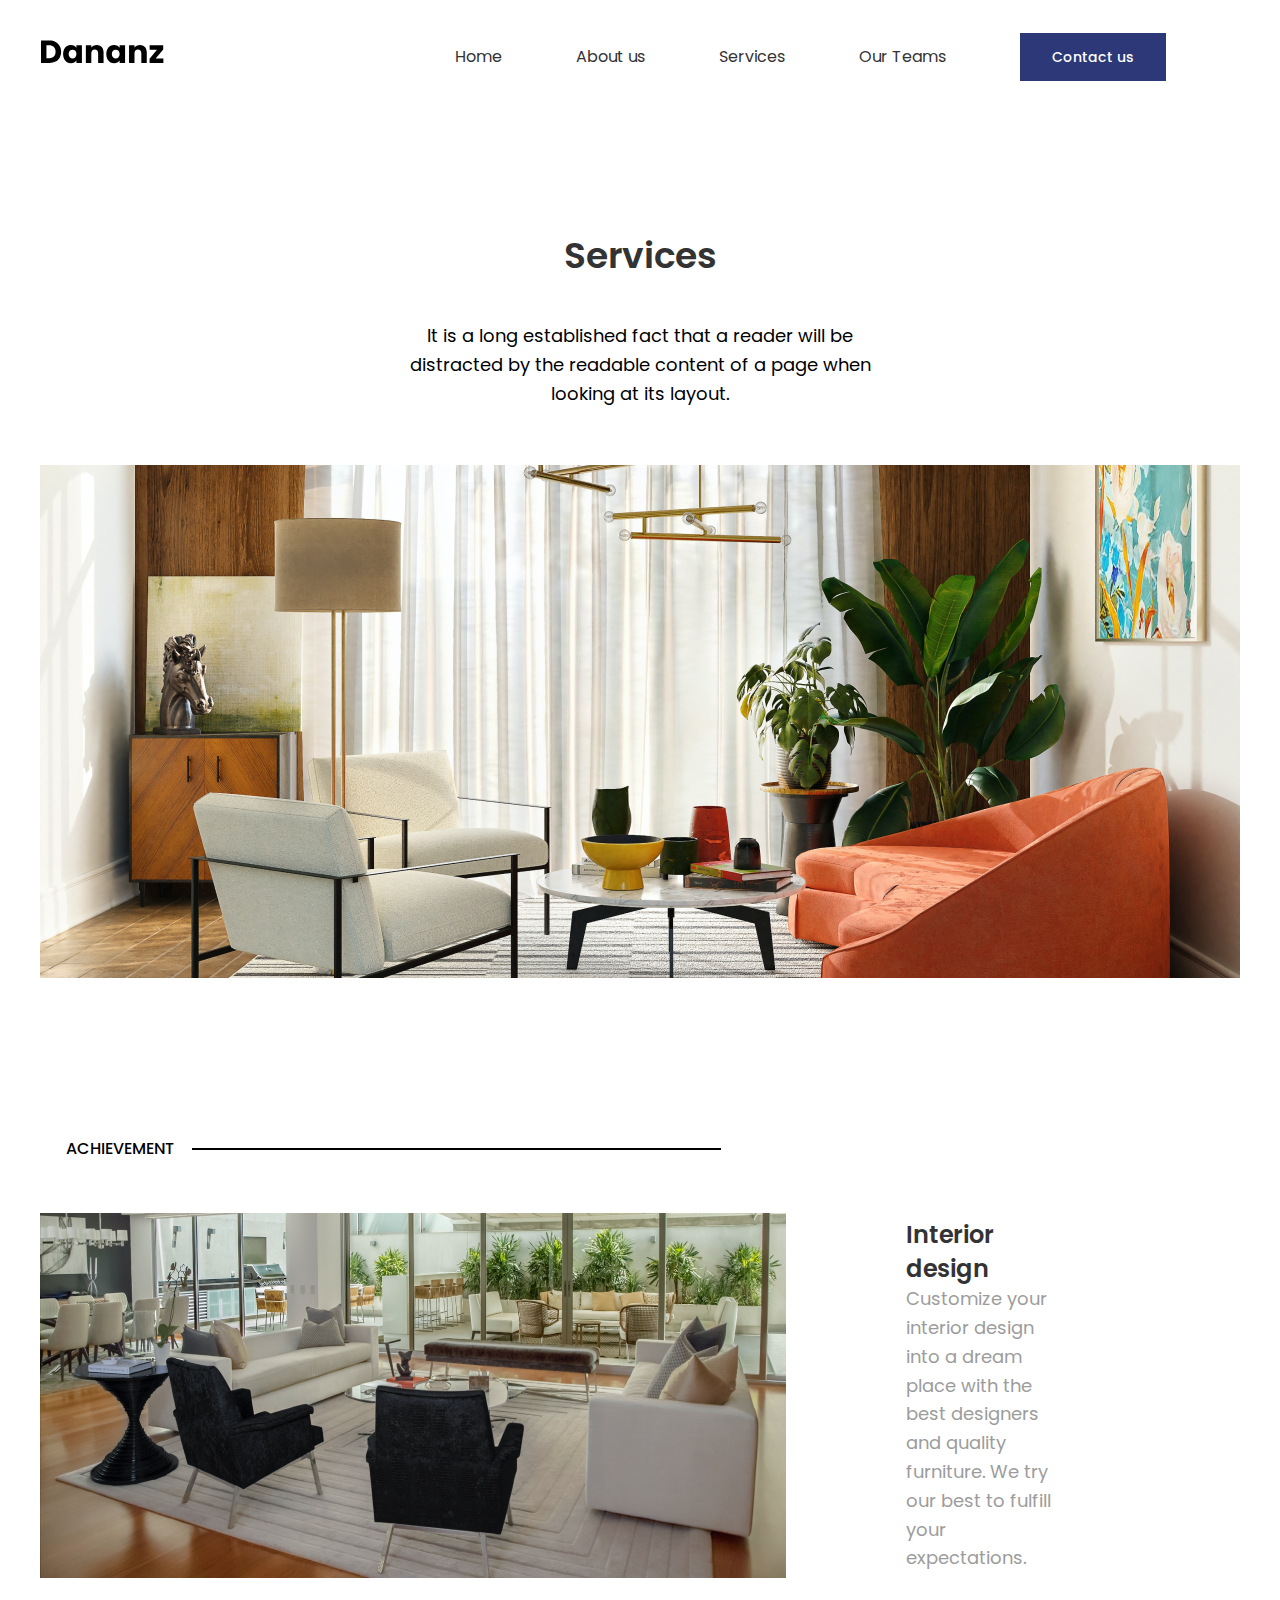
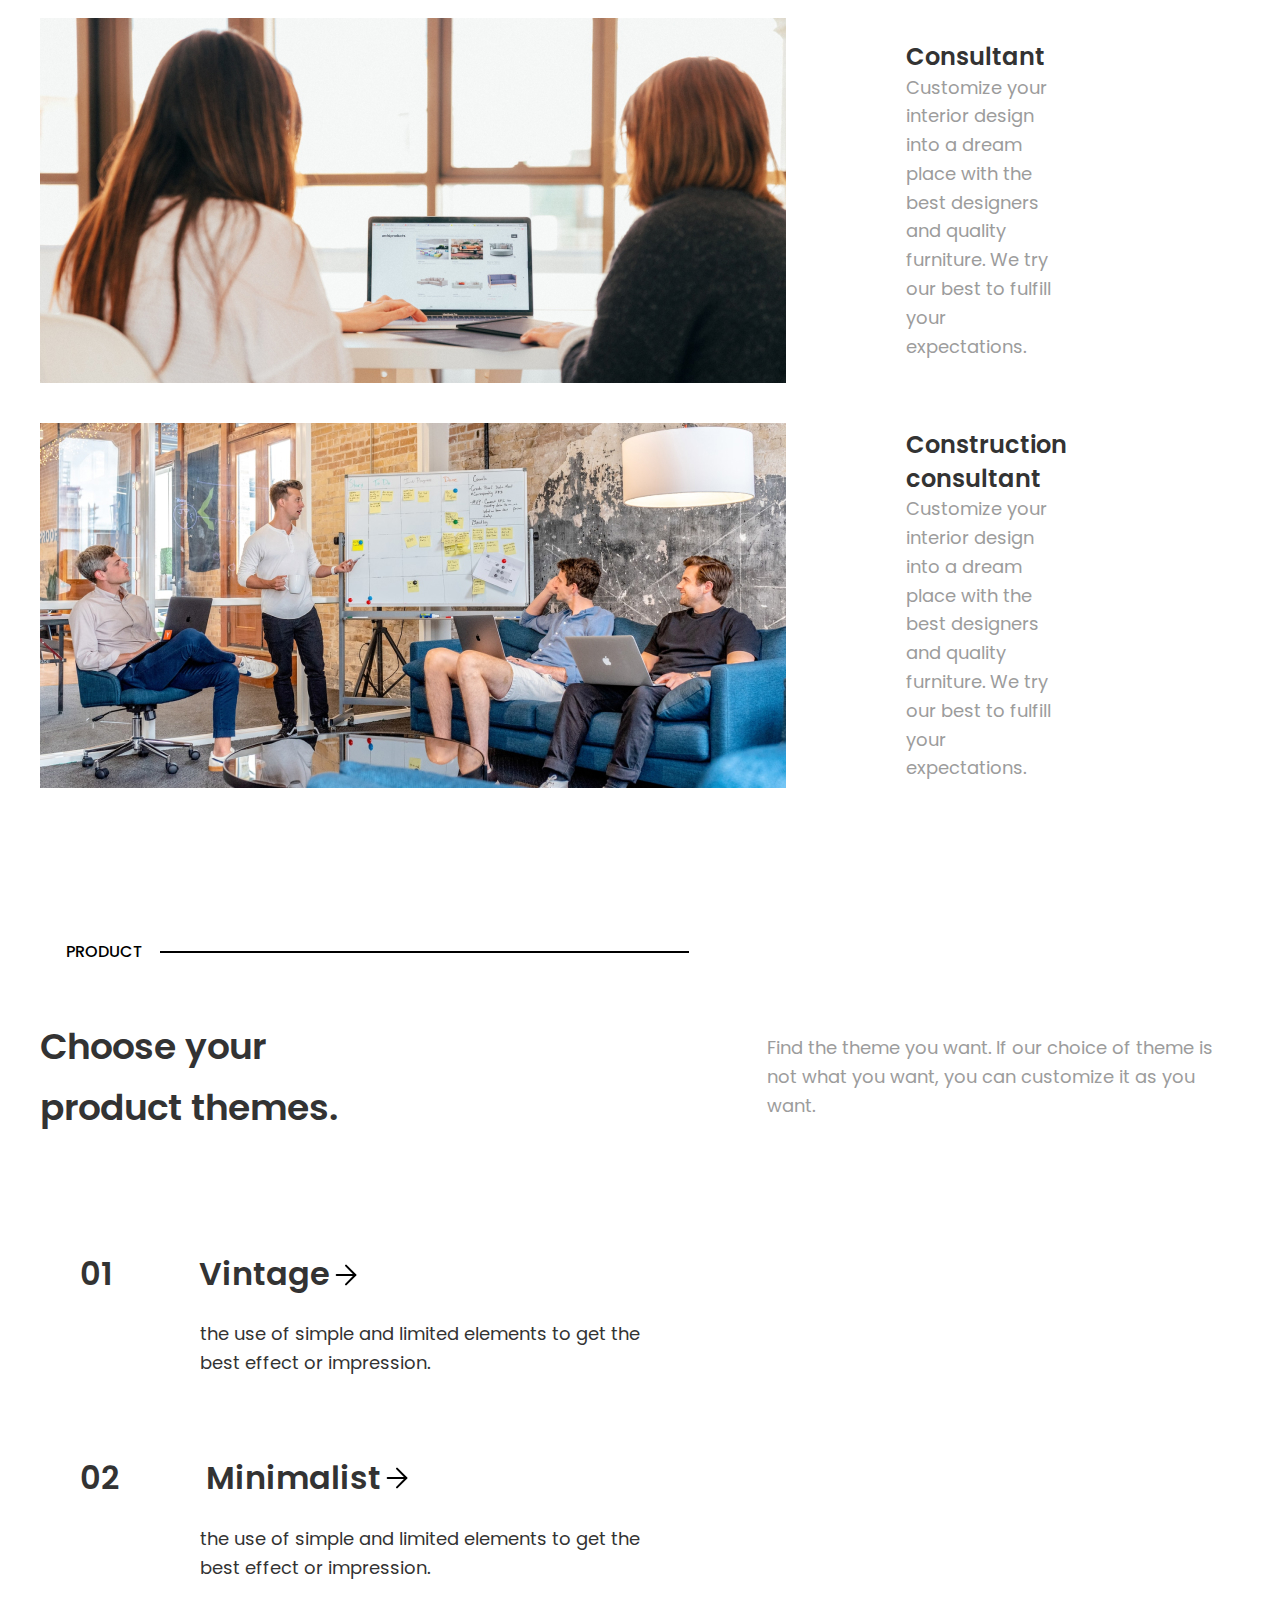
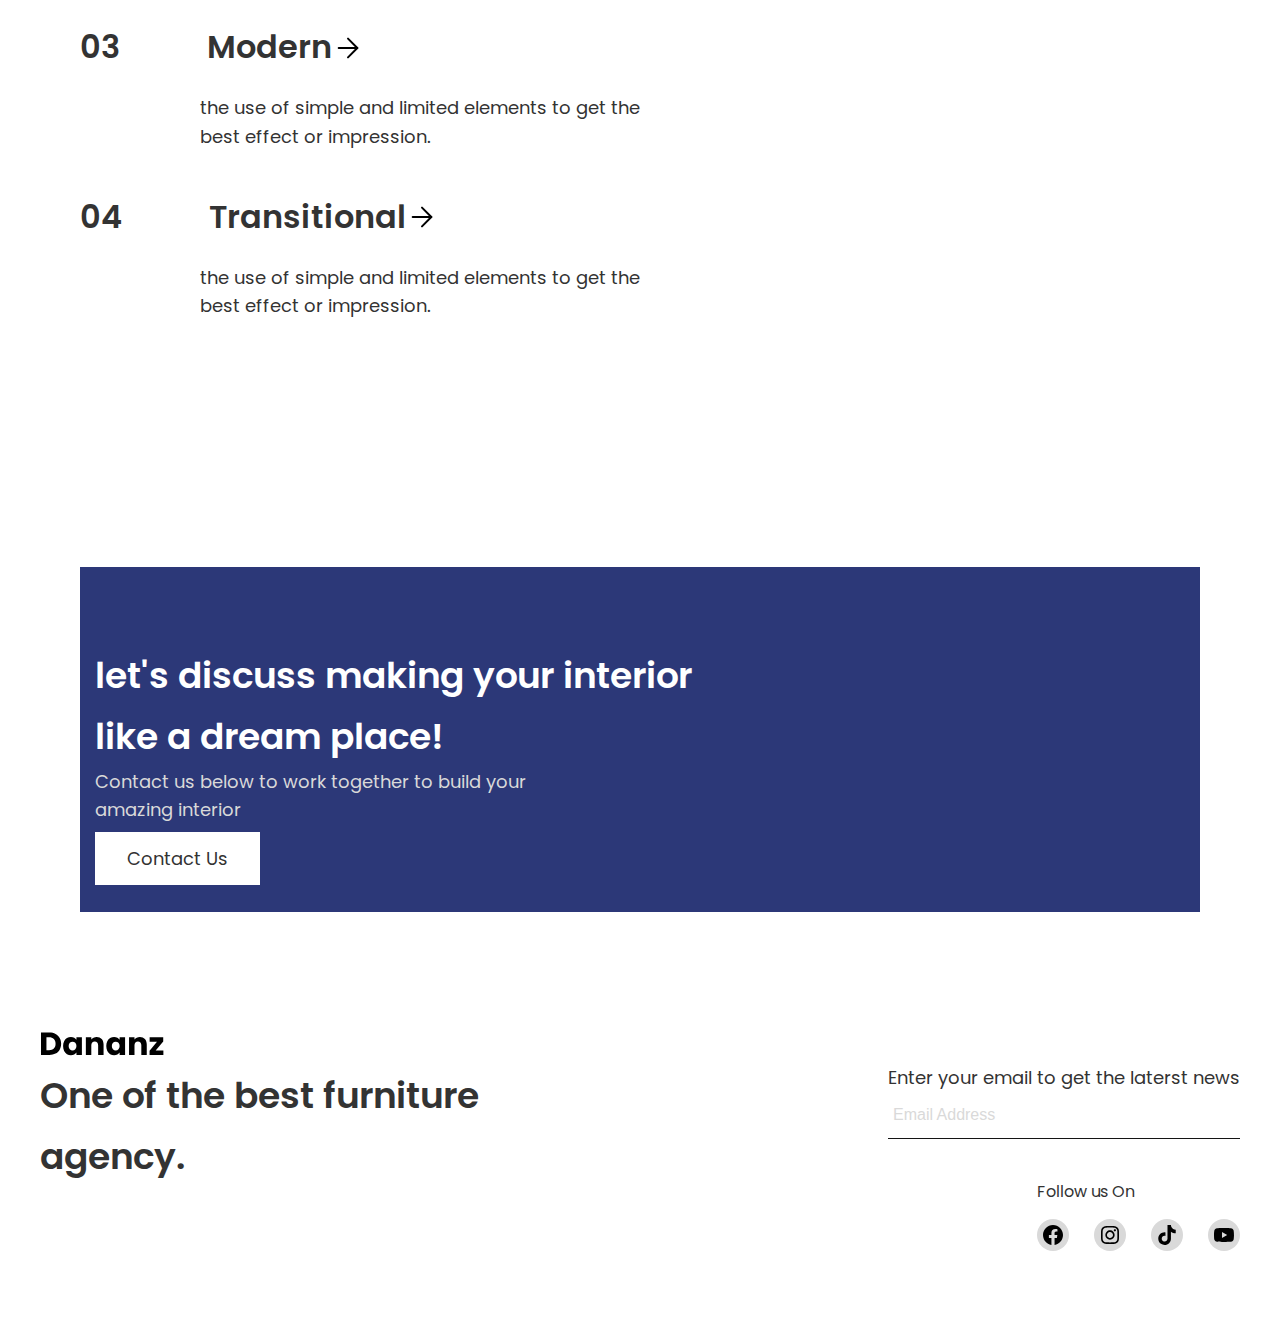
<file: services.html>
<!DOCTYPE html>
<html lang="en">

<head>
    <meta charset="UTF-8">
    <meta http-equiv="X-UA-Compatible" content="IE=edge">
    <meta name="viewport" content="width=device-width, initial-scale=1.0">
    <title>Document</title>

    <link rel="preconnect" href="https://fonts.googleapis.com">
    <link rel="preconnect" href="https://fonts.gstatic.com" crossorigin>
    <link href="https://fonts.googleapis.com/css2?family=Poppins:wght@400;500;600;700&display=swap" rel="stylesheet">

    <link rel="stylesheet" href="services.css">
</head>

<body>

    <header class="header">
        <div class="container header__container">


            <a href="" class="main-logo">
                <img src="img/dananz logo.svg" alt="">
            </a>

            <nav class="header-nav            ">
                <li class="header__nav__item">
                    <a href="index.html" class="header__nav__link">Home</a>
                </li>

                <li class="header__nav__item">
                    <a href="" class="header__nav__link">About us</a>
                </li>

                <li class="header__nav__item">
                    <a href="" class="header__nav__link">Services</a>
                </li>

                <li class="header__nav__item">
                    <a href="" class="header__nav__link">Our Teams</a>
                </li>

                <li class="header__nav__item">
                    <a href="" class="header__nav__btn">Contact us</a>
                </li>

                <li class="header__nav__item">

                </li>
            </nav>

        </div>
    </header>

    <section class="services">

        <div class="container">

            <div class="services-text__block">
                <h1 class="main-title services-title">Services</h1>

                <p class="services-subtitle">It is a long established fact that a reader will be distracted by the
                    readable content of a page when
                    looking at its layout.</p>

            </div>

            <img class="services-img" src="img/services-img.jpg" alt="">

        </div>

    </section>

    <section class="achievement">

        <div class="container">

            <div class="name-section">
                <div class="name-section__text">ACHIEVEMENT</div>
                <div class="name-section__line"></div>
            </div>

            <div class="achievement-info__block">

                <li class="achievement-info__block-item">


                    <img class="achievement-img" src="img/achievent 1 img.jpg" alt="">
                    <div class="achievement-text__block">
                        <p class="achievement-info__block-item__title">Interior design</p>

                        <p class="achievement-info__block-item__subtitle">Customize your interior design into a dream
                            place with the best designers and quality furniture. We try our best to fulfill your
                            expectations.</p>

                    </div>
                </li>

                <li class="achievement-info__block-item">

                    <img class="achievement-img" src="img/achievent 2 img.jpg" alt="">
                    <div class="achievement-text__block">
                        <p class="achievement-info__block-item__title">Consultant</p>

                        <p class="achievement-info__block-item__subtitle">Customize your interior design into a dream
                            place
                            with the best designers and quality furniture. We try our best to fulfill your expectations.
                        </p>
                    </div>
                </li>

                <li class="achievement-info__block-item">

                    <img class="achievement-img" src="img/achievement 3 img.jpg" alt="">

                    <div class="achievement-text__block">
                        <p class="achievement-info__block-item__title">Construction consultant</p>

                        <p class="achievement-info__block-item__subtitle">Customize your interior design into a dream
                            place
                            with the best designers and quality furniture. We try our best to fulfill your expectations.
                        </p>
                    </div>
                </li>
            </div>




        </div>

        </div>

    </section>

    <section class="section-product section__product">

        <div class="container">




            <div class="wrapper">

                <div class="name-section">
                    <div class="name-section__text">PRODUCT</div>
                    <div class="name-section__line"></div>
                </div>

                <div class="flex-wrapper section-product__flex-wraper">

                    <h2 class="main-title section-product__main-title">Choose your product themes.


                    </h2>

                    <p class="choose-translucent-text section-product__choose-translucent-text">Find the theme you want.
                        If
                        our
                        choice of theme is not what you want, you can customize it as you want.
                    </p>
                </div>

                <ul class="product-list">

                    <li class="product-list__item">



                        <div class="product-list__flex-wrapper">
                            <div class="product-list-item__list-number">01
                            </div>
                            <h4 class="product-list__list-title">Vintage</h4>
                            <a href="" class="product-list-item__list-btn">
                                <img src="img/arrow-right.svg" alt="">

                            </a>
                        </div>

                        <p class="product-list__desc-text">the use of simple and limited elements to get the
                            best effect or
                            impression.

                        </p>
                    </li>


                    <li>
                        <div class="product-list__flex-wrapper">
                            <div class="product-list-item__list-number">02</div>
                            <h4 class="product-list__list-title">Minimalist</h4>

                            <a href="" class="product-list-item__list-btn"> <img src="img/arrow-right.svg" alt="">
                            </a>

                           
                            </a>
                        </div>

                        <p class="product-list__desc-text">the use of simple and limited elements to get the
                            best effect or
                            impression.

                        </p>
                    </li>

                    <li>
                        <div class="product-list__flex-wrapper">
                            <div class="product-list-item__list-number">03</div>
                            <h4 class="product-list__list-title">Modern</h4>

                            <a href="" class="product-list-item__list-btn">
                                <img src="img/arrow-right.svg" alt="">

                            </a>
                        </div>

                        <p class="product-list__desc-text">the use of simple and limited elements to get the
                            best effect or
                            impression.

                        </p>
                    </li>

                    <li>
                        <div class="product-list__flex-wrapper">
                            <div class="product-list-item__list-number">04
                            </div>
                            <h4 class="product-list__list-title">Transitional</h4>

                            <a href="" class="product-list-item__list-btn">
                                <img src="img/arrow-right.svg" alt="">

                            </a>
                        </div>

                    </li>

                    <p class="product-list__desc-text" #product-list__desc-text__last-child>the use of simple and
                        limited elements to get the
                        best effect or
                        impression.

                    </p>


                    </li>

                </ul>



            </div>
    </section>

    <div class="section-primary section__primary">

        <div class="container primary-flex-wrapper">

            <div class="section-primary__title">
                let's discuss making your interior like a dream place!
            </div>

            <div class="section-primary__contact-block">
                <div class="section-primary__contact-text">
                    Contact us below to work together to build your amazing interior
                </div>
                <a href="" class="main-btn main-btn__btn-white">
                    Contact Us
                </a>
            </div>

        </div>

    </div>



    <footer class="footer">
 
        <div class="container footer-flex__wrapper footer__container flex-wrapper">

            <div class="footer__text">
                <a href="" class="main-logo footer__main-logo">
                    <img src="img/dananz logo.svg" alt="">
                </a>

                <h4 class="main-title footer__main-title">One of the best furniture agency.</h4>
            </div>



            <div class="footer__contacts">

                <form action="" class="footer__form">
                    <label for="">Enter your email to get the laterst news</label>
                    <input type="text" placeholder="Email Address">
                    <!-- <img src="img/arrow-right.svg" alt="" class="input__arrow-btn"> -->

                </form>

                <div class="socials-block footer__socials-block">

                    <div class="socials-block__title">Follow us On</div>

                    <ul class="socials-list">
                        <li class="socials__list-item">
                            <a href="" class="socials-list__link">
                                <img src="img/facebook.svg" alt="" class="socials-list__icon">
                            </a>
                        </li>
                        <li class="socials__list-item">
                            <a href="" class="socials-list__link">
                                <img src="img/instagram.svg" alt="" class="socials-list__icon">
                            </a>
                        </li>
                        <li class="socials__list-item">
                            <a href="" class="socials-list__link">
                                <img src="img/tiktok.svg" alt="" class="socials-list__icon">
                            </a>
                        </li>
                        <li class="socials__list-item">
                            <a href="" class="socials-list__link">
                                <img src="img/youtube.svg" alt="" class="socials-list__icon">
                            </a>
                        </li>
                    </ul>

                </div>


            </div>

        </div>

    </footer>






</body>

</html>
</file>
<file: services.css>
* {
    margin: 0;
    padding: 0;
    box-sizing: border-box;
}

:root {
    --primary: #2C3878;

}


body {
    font-family: 'Poppins', sans-serif;
    font-weight: 400;
    font-size: 18px;
    line-height: 160%;
    color: #9C9C9C;
}

img {
    max-width: 100%;
}

.container {
    max-width: 1230px;
    margin: 0 auto;
    padding: 0px 15px;
    padding-top: 40px;
}

.header__container {
    display: flex;
    justify-content: space-between;
    align-items: center;
}

.header-nav {
    display: flex;
    list-style: none;
}

.header__nav__item {
    margin-right: 74px;
}

.header__nav__item:last-of-type {
    margin-right: 0;
}

.header__nav__link {
    text-decoration: none;
    font-weight: 400;
    font-size: 16px;
    line-height: 160%;
    color: #333333;
    transition: color 0.5s;
}

.header__nav__link:hover {
    color: black;
}

.header__nav__btn {
    background: var(--primary);
    font-weight: 500;
    font-size: 14px;
    line-height: 150%;
    color: #FFFFFF;
    padding: 14px 32px;
    text-decoration: none;
}

.services {
    margin-top: 112px;
    margin-bottom: 110px;
}

.services-text__block {
    text-align: center;
    margin-bottom: 57px;
}

.main-title {
    font-weight: 600;
    font-size: 36px;
    line-height: 170%;
    color: #333333;
}

.services-title {
    margin-bottom: 36px;
}

.services-subtitle {
    font-weight: 400;
    font-size: 18px;
    line-height: 160%;
    color: #000000;
    display: inline-block;
    max-width: 518px;
}

.name-section {
    font-family: 'Poppins';
    font-weight: 500;
    font-size: 16px;
    color: #000000;
    position: relative;
    margin-bottom: 20px;
    display: flex;
    align-items: center;
    margin-bottom: 52px;
}

.achievement {
    margin-bottom: 112px;
}

.name-section__text {
    font-weight: 500;
    font-size: 16px;
    line-height: 150%;
    margin-right: 17px;
    text-transform: uppercase;
    margin-left: 26px;
}


.name-section__line {
    width: 100%;
    height: 2px;
    max-width: 529px;
    background: #000000;
}

.achievement-info__block {
    list-style: none;
}

.achievement-info__block-item {
    display: flex;
    margin-bottom: 40px;
    align-items: center;
}

.achievement-text__block {
    margin-left: 120px;
   
}

.achievement-info__block-item__title {
    font-weight: 600;
    font-size: 24px;
    line-height: 140%;
    color: #333333;
}

.achievement-info__block-item__subtitle {
    font-weight: 400;
    font-size: 18px;
    line-height: 160%;
    color: #9C9C9C;

}

.section-product__choose-translucent-text {
    max-width: 473px;
}

.section-product__main-title {
    max-width: 337px;
}

.section-product__flex-wraper {
    margin-bottom: 73px;
}

.product-list {
    padding: 40px 40px 40px;
    list-style: none;

}

.product-list__item {
    display: flex;
    font-weight: 600;
    font-size: 32px;
    line-height: 140%;
    color: #333333;
    margin-bottom: 35px;
    display: inline-block;

}

.flex-wrapper {
    display: flex;
    justify-content: space-between;
    align-items: center;
}

.product-list__flex-wrapper {
    display: flex;
    align-items: center;
    margin-bottom: 24px
}

.product-list {
    width: 100%;
}

.product-list-item__list-number {
    font-weight: 600;
    font-size: 32px;
    line-height: 140%;
    color: #333333;
    margin-right: 87px;
}

.product-list__list-title {
    font-weight: 600;
    font-size: 32px;
    line-height: 140%;
    color: #333333;
}

.product-list-item__list-btn {
    margin-left: auto;
    width: 32px;
    height: 32px;
}

.product-list__desc-text {
    margin-left: 120px;
    max-width: 469px;
    font-weight: 400;
    font-size: 18px;
    line-height: 160%;
    color: #333333;
    margin-bottom: 43px;
}

#product-list__desc-text__last-child {
    margin-bottom: 0;
}

.section__product {
    margin-bottom: 163px;

}

.section__primary {
    padding: 38px 0px;
    background-color: var(--primary);
    margin: 80px;

}


.section-primary__title {
    font-weight: 600;
    font-size: 36px;
    line-height: 170%;
    color: #FFFFFF;
    max-width: 613px;
}

.section-primary__contact-block {
    max-width: 432px;
    font-weight: 400;
    font-size: 18px;
    line-height: 160%;
    color: #D9D9D9;
}

.section-primary__contact-text {
    font-weight: 400;
    font-size: 18px;
    line-height: 160%;
    color: #D9D9D9;
    margin-bottom: 20px;
}

.main-btn__btn-white {
    background: #FFFFFF;
    color: #333333;
    text-decoration: none;

}

.main-btn {
    padding: 14px 32px;
}


.footer__container {
    align-items: start;
}


.footer__form {
    position: relative;
}



.footer__main-logo {
    margin-bottom: 10px;
}

.footer__main-title {
    max-width: 481px;
}

.footer__form {
    padding-top: 32px;
    margin-bottom: 40px;
    display: flex;
    flex-direction: column;
}

.footer__form label {
    font-weight: 400;
    font-size: 18px;
    line-height: 160%;
    color: #333333;
}

.footer__form input {
    position: relative;
    border: none;
    border-bottom: 1px solid #141414;
    padding: 15px 5px;
    max-width: 440px;
    width: 100%;
}

.footer__form input::placeholder {
    font-weight: 400;
    font-size: 16px;
    line-height: 160%;
    color: #D9D9D9;
}

/* .input__arrow-btn {
    position: absolute;
    right: 0px;
} */

.socials-list {
    list-style: none;
    display: flex;
    justify-content: space-between;

}

.socials-list__link {
    text-decoration: none;

}

.socials-block {
    width: 203px;

}

.footer__socials-block {
    margin-left: auto;
    margin-bottom: 80px;
}

.socials-block__title {
    font-weight: 400;
    font-size: 16px;
    line-height: 160%;
    color: #333333;
    margin-bottom: 15px;
}

.socials__list-item {
    background: #D9D9D9;
    width: 32px;
    height: 32px;
    border-radius: 50%;
    display: flex;
    justify-content: center;
    align-items: center;
}

.socials-list__link {
    display: inline-block;
    width: 24px;
    height: 24px;
}





@media screen and (max-width:1440px) {

    .achievement-text__block {
        max-width: 150px;
    }


}

@media screen and (max-width:1400px) {

    .product-list-item__list-btn {
        margin-left: 0;
    }

}

@media screen and (max-width:950px){

.header-nav{
    display: none;
}

.achievement-info__block-item{
    display: flex;
    flex-direction: column;
}

.achievement-text__block{
    max-width: 400px;
    margin-top: 40px;
    margin-bottom: 40px;
}

.achievement-text__block:last-child{
    margin-bottom: 0px
}

.section-product__main-title{
    font-size: 28px
}

.section-primary__title{
    font-size: 30px;
}

}



@media screen and (max-width:650px){



.section-primary__title{
    font-size: 23px;
    max-width: 200px;
}

}

@media screen and (max-width:600px){
    
.primary-flex-wrapper{
    flex-direction: column;
}

.section-primary__title{
    max-width: 100%;
    margin-bottom: 20px;
}

.section-product__main-title{
    font-size: 20px;
}

.section-product__choose-translucent-text{
    font-size: 14px;
   
}

.footer__socials-block{
    margin-left: 0px auto;
    margin-bottom: 40px;
}

.section-primary__contact-block {
    max-width: 100%;
}

.footer-flex__wrapper{
display: flex;
flex-direction: column;
}

.product-list-item__list-btn{
    display: none;
}


}

@media screen and (max-width:400px) {
    

.section-primary__title{
    font-size: 18px;
}

.section-primary__contact-text{
    font-size: 15px;
}

.main-btn__btn-white{
    font-size: 10px;
}



}
</file>
